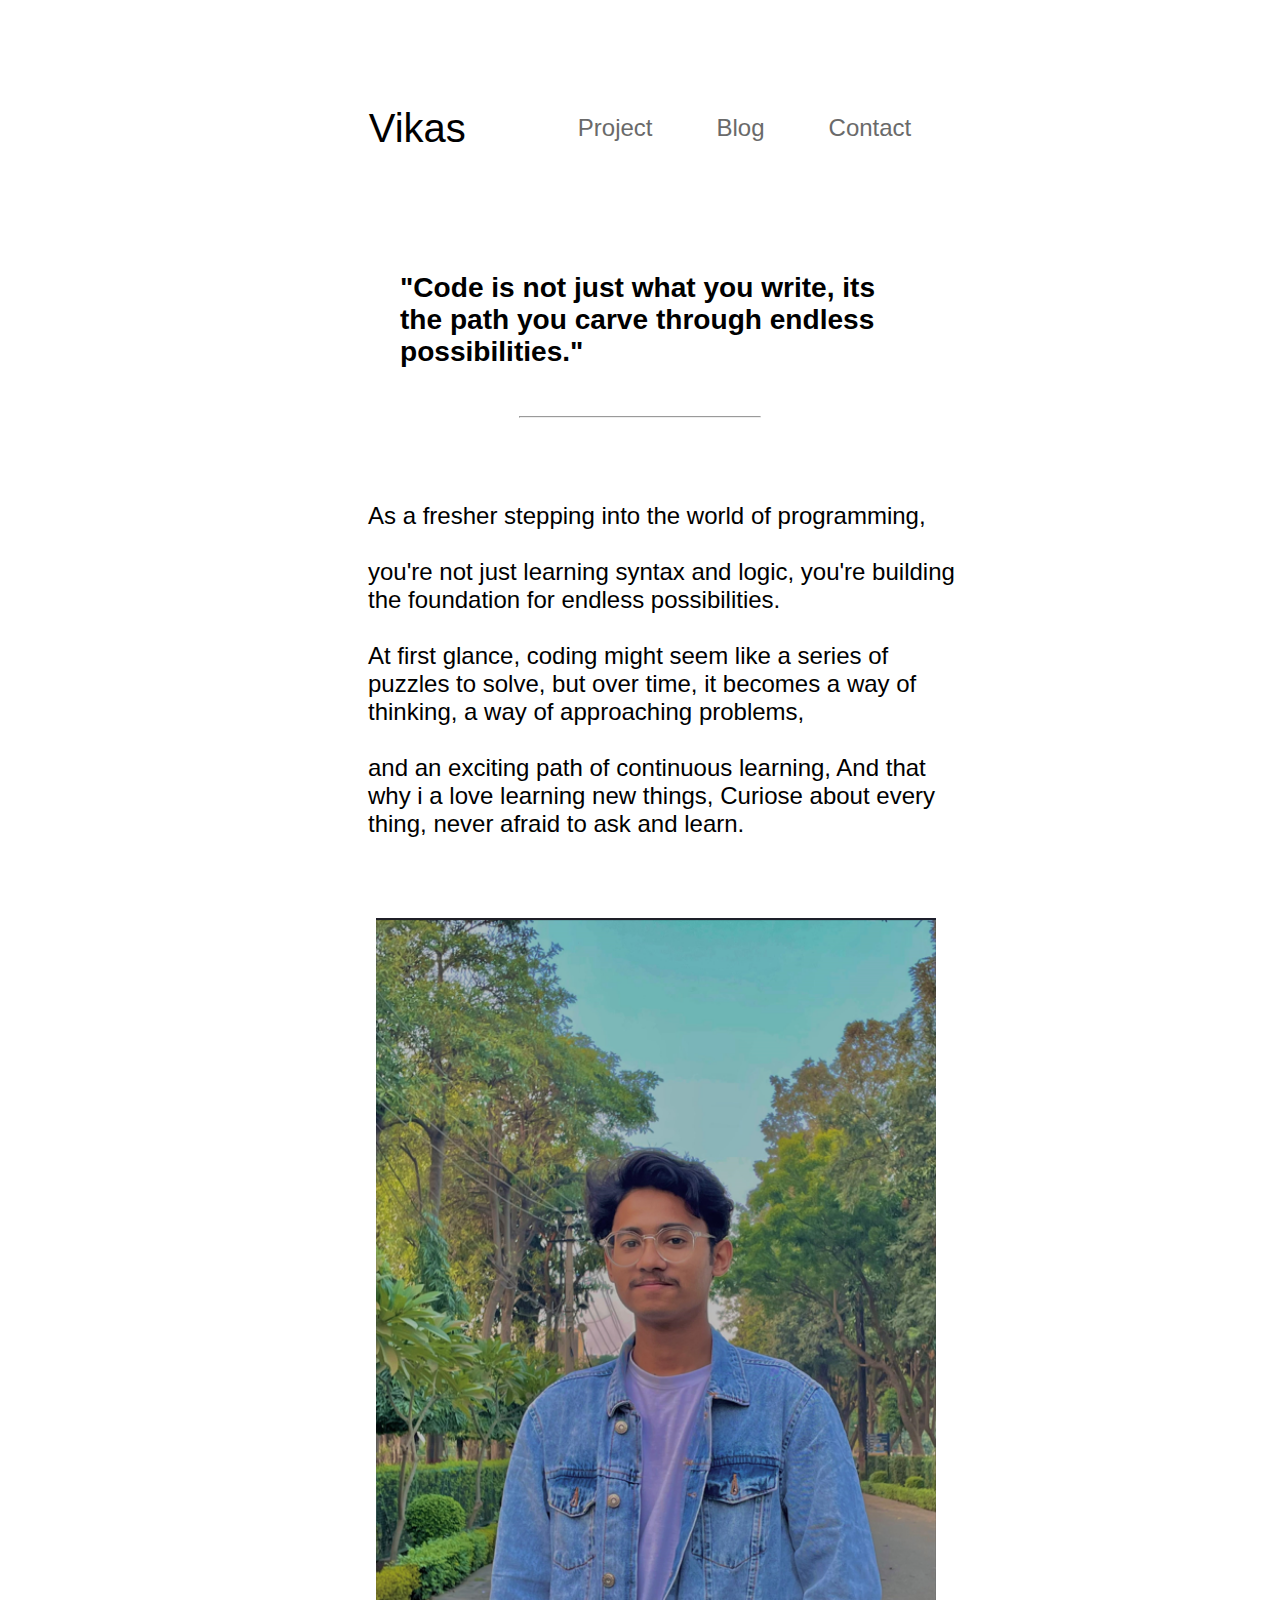
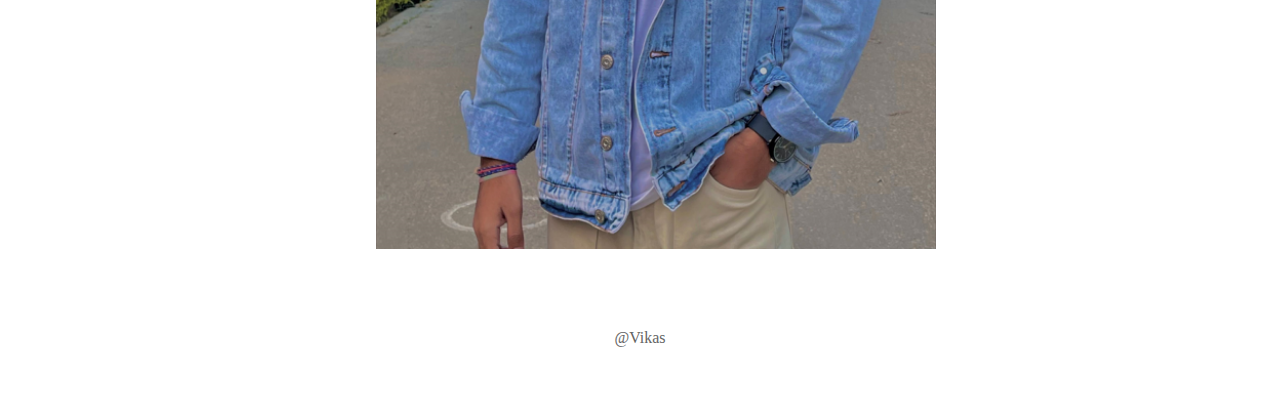
<file: index.html>
<!DOCTYPE html>
<html lang="en">
<head>
    <meta charset="UTF-8">
    <meta name="viewport" content="width=device-width, initial-scale=1.0">
    <title>portfolio</title>
    <link rel="stylesheet" href="style.css">
</head>
<body>
    <nav id="navbar">
        <ul>
            <li id="index">
                <a href="index.html">Vikas</a>
            </li>
            <li >
                <a href="project.html">Project</a>
            </li>
            <li>
                <a href="blog.html">Blog</a>
            </li>
            <li>
                <a href="contact.html">Contact</a>
            </li>
        </ul>
    </nav>
    <main>
        <div id="body">
            <div id="qoute">
                <h3>"Code is not just what you write, 
                    its the path you carve through endless possibilities."</h3>
            </div>
            <hr>
            <br>
            <br>
            <div id="main">
                <p> 
                    As a fresher stepping into the world of programming,
                    <br>
                    <br>
                    you're not just learning syntax and logic, 
                    you're building the foundation for endless possibilities.
                    <br>
                    <br> 
                    At first glance, coding might seem like a series of puzzles to solve, 
                    but over time, it becomes a way of thinking, a way of approaching problems,
                    <br>
                    <br>
                    and an exciting path of continuous learning,
                    And that why i a love learning new things,
                    Curiose about every thing, never afraid to ask and learn.
                </p>
            </div>
            <img src="profile.png" alt="profile">
        </div>
    </main>
    <div id="footer">
        @Vikas
    </div>
</body>
</html>
</file>
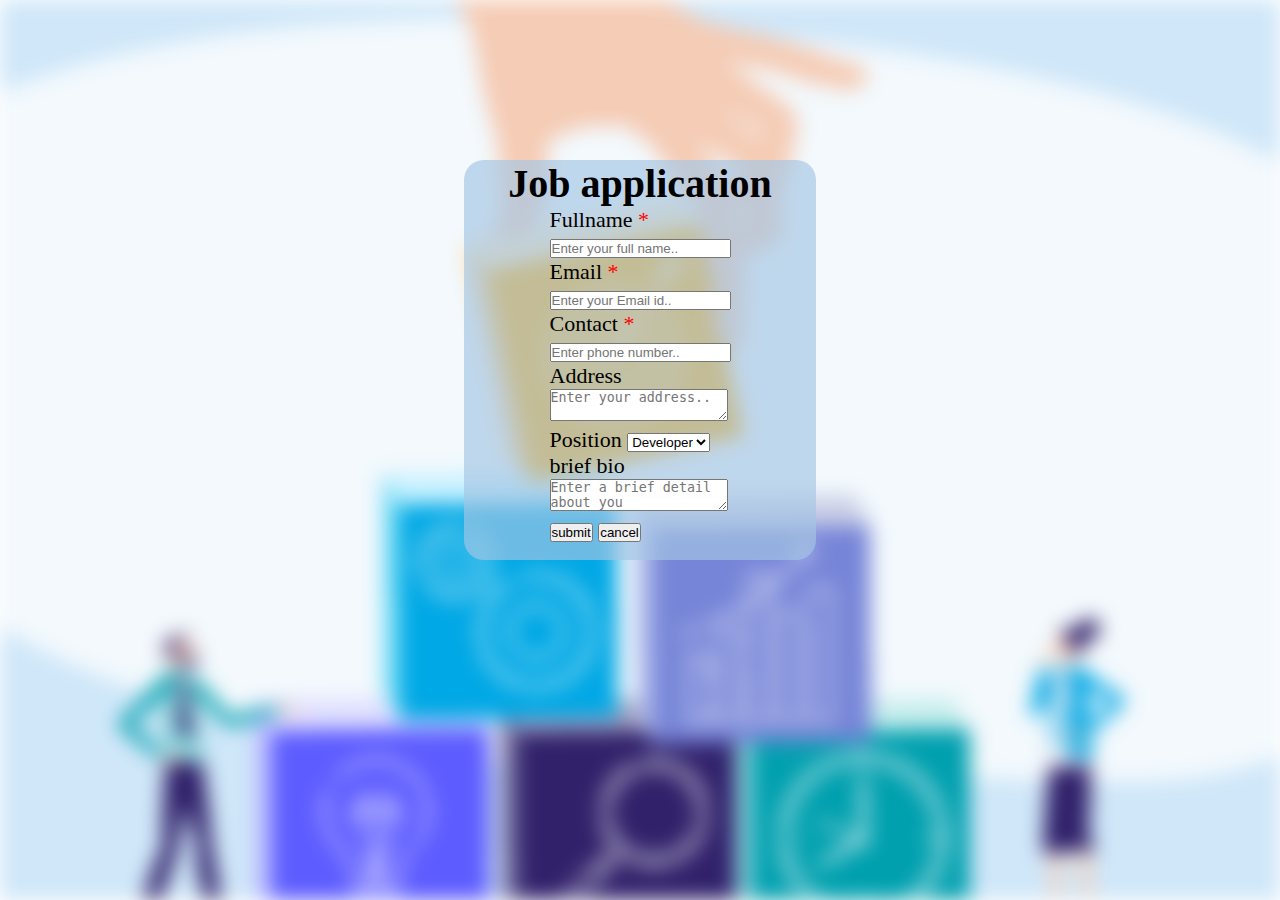
<file: htmlform/index.html>
<!DOCTYPE html>
<html lang="en">
<head>
    <meta charset="UTF-8">
    <meta name="viewport" content="width=device-width, initial-scale=1.0">
    <title>Document</title>
    <link rel="stylesheet" href="style.css">
</head>
<body>
    <div id="bg"></div>
    <div id="fullform">
        <header>
            <h1>Job application</h1>
        </header>
        <main>
            <form action="#" method="#">
                <label for="">Fullname</label>
                <span class="req">*</span>
                <br>
                <input type="text" id="Fullname" placeholder="Enter your full name.." required pattern="[a-z]{}"/>
                <br>
                <label for="">Email</label>
                <span class="req">*</span>
                <br>
                <input type="email" id="Email" placeholder="Enter your Email id.." required/>
                <br>
                <label for="">Contact</label>
                <span class="req">*</span>
                <br>
                <input type="tel" id="Contact" placeholder="Enter phone number.." max="10" required/>
                <br>
                <label for="">Address</label>
                <br>
                <textarea id="Address" placeholder="Enter your address.." maxlength="50"></textarea>
                <br>
                <label for="">Position</label>
                <select name="" id="position">
                    <option value="developer">Developer</option>
                    <option value="manager">Manager</option>
                    <option value="designer">Designer</option>
                </select>
                <br>
                <label for="">brief bio</label>
                <br>
                <textarea name="" id="bio" placeholder="Enter a brief detail about you"></textarea>
                <br>
                <button type="submit">submit</button>
                <button type="reset">cancel</button>
            </form>
        </main>
    </div>
</body>
</html>
</file>
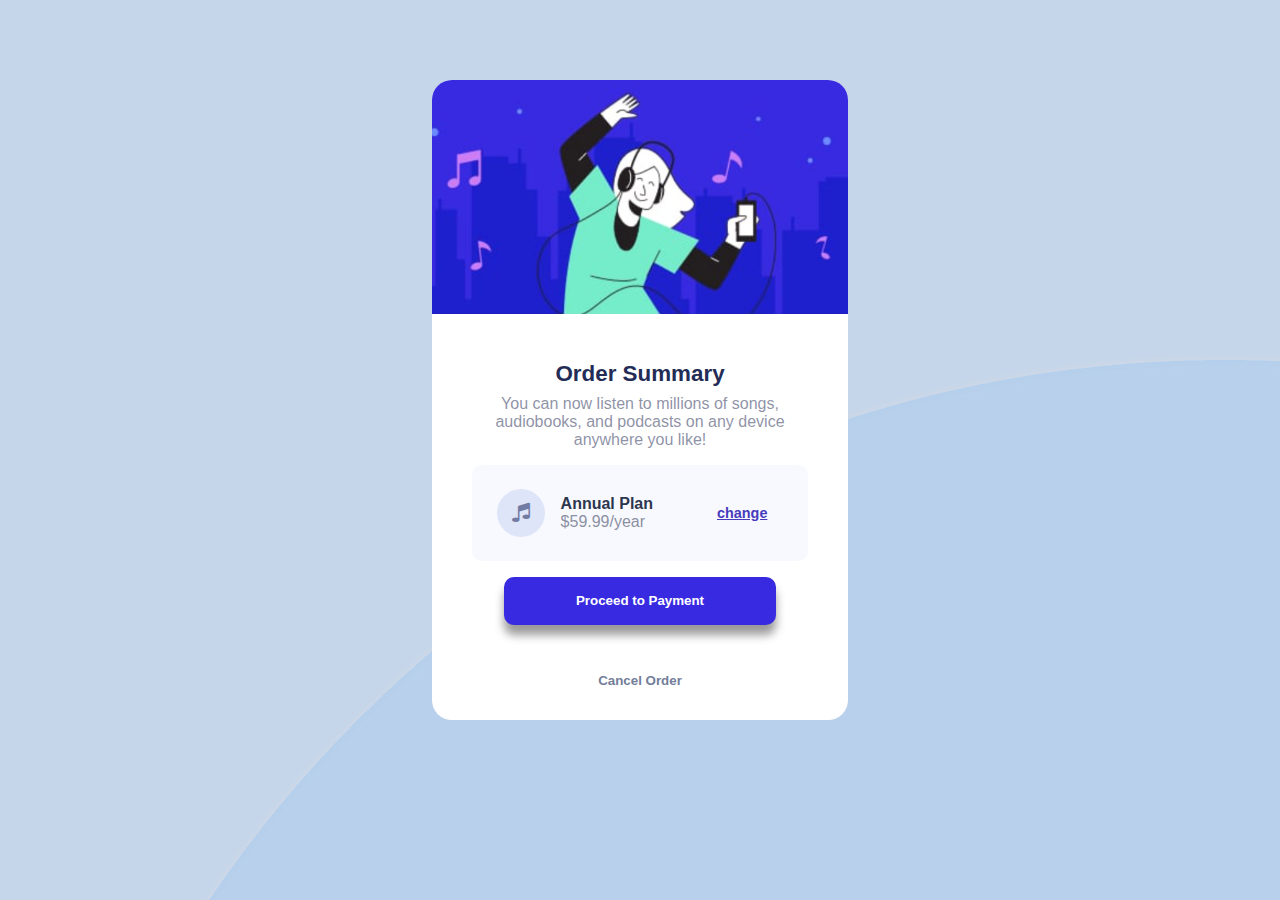
<file: order_summary/index.html>
<!DOCTYPE html>
<html lang="en">
<head>
    <meta charset="UTF-8">
    <meta name="viewport" content="width=device-width, initial-scale=1.0">
    <title>order_summary</title>
    <link rel="stylesheet" href="style.css">
    <link rel="stylesheet" href="https://cdnjs.cloudflare.com/ajax/libs/font-awesome/4.7.0/css/font-awesome.min.css">
</head>
<body>
    <div id="card">
        <div id="image"><img src="Screenshot 2024-11-26 001848.png" alt=""></div>
        <div id="main">
            <b>Order Summary</b>
            <div id="p">
                <p>You can now listen to millions of songs, audiobooks, 
                    and podcasts on any device anywhere you like!</p>
            </div>
            <div id="plan">
                <div id="icon"><i class="fa fa-solid fa-music"></i></div>
                <div id="prize">
                    <div id="duration">Annual Plan</div>
                    <div id="for_duration">$59.99/year</div>
                </div>
                <a href="">change</a>
            </div>
            <button type="submit" id="submit">Proceed to Payment</button>
            <button type="button" id="cancel">Cancel Order</button>
        </div>
    </div>
</body>
</html>
</file>
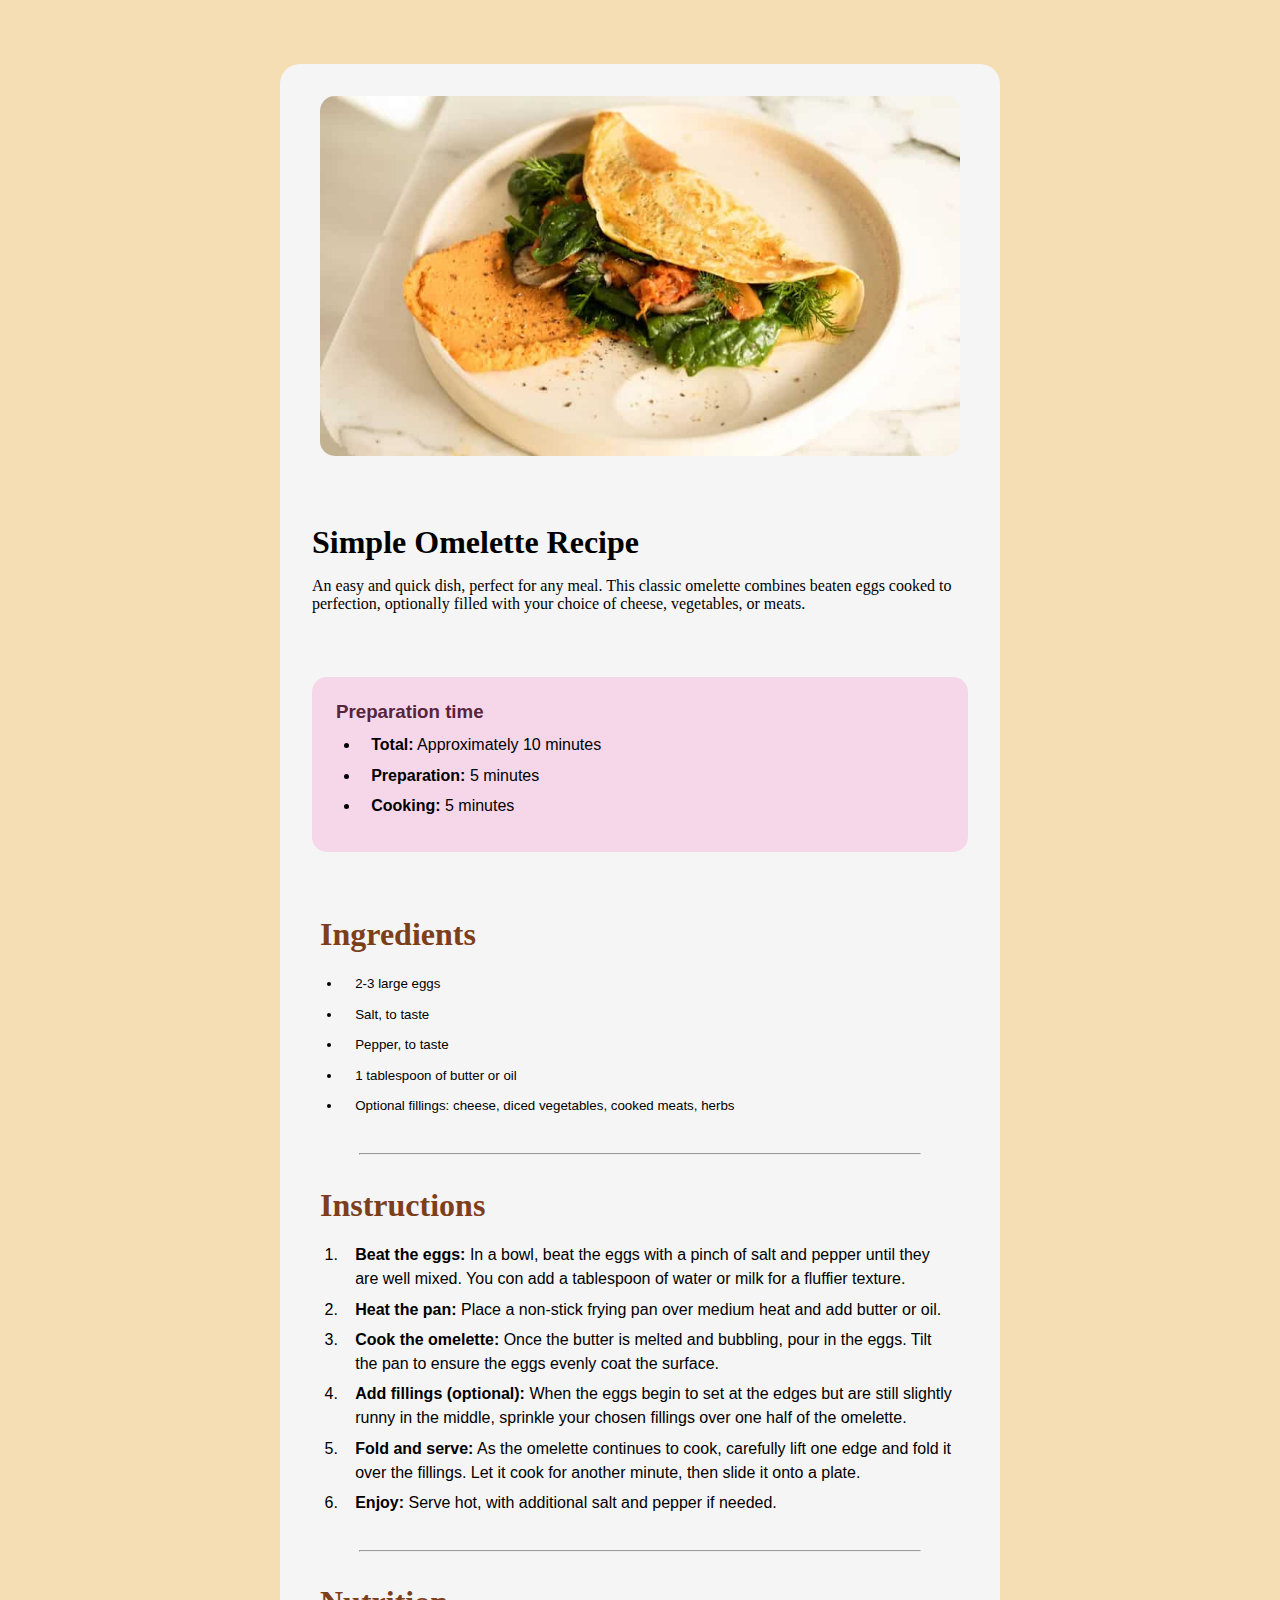
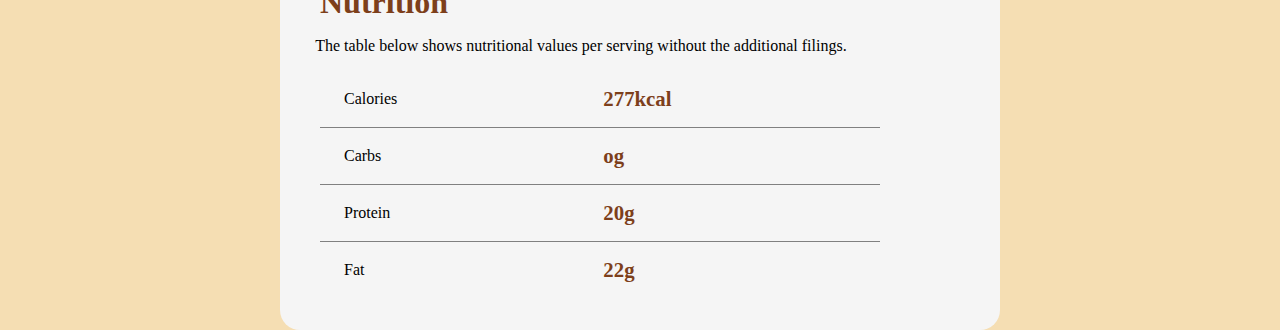
<file: simple_recipe/index.html>
<!DOCTYPE html>
<html lang="en">
<head>
    <meta charset="UTF-8">
    <meta name="viewport" content="width=device-width, initial-scale=1.0">
    <title>simple_recipe</title>
    <link rel="stylesheet" href="style.css">
</head>
<body>
    <div id="card">
        <div id="recipe_img">
            <img src="IMG_0028.JPG" alt="">
        </div>
        <div id="dish_name"><b>Simple Omelette Recipe</b>
        <p>An easy and quick dish, perfect for any meal. This classic omelette combines beaten eggs cooked to perfection, optionally filled with your choice of cheese, vegetables, or meats.</p>
        </div>
        <div id="time"><h3>Preparation time</h3>
            <ul>
                <li><b>Total:</b> Approximately 10 minutes</li>
                <li><b>Preparation:</b> 5 minutes</li>
                <li><b>Cooking:</b> 5 minutes</li>
            </ul>
           </div>
        <div class="making_of_dish"><h3>Ingredients</h3>
        <small><ul>
            <li>2-3 large eggs</li>
            <li>Salt, to taste</li>
            <li>Pepper, to taste</li>
            <li>1 tablespoon of butter or oil</li>
            <li>Optional fillings: cheese, diced vegetables, cooked meats, herbs</li>
        </ul></small></div>
        <hr>
        <div class="making_of_dish"><h3>Instructions</h3>
        <ol>
            <li><b>Beat the eggs:</b> In a bowl, beat the eggs with a pinch of salt and pepper until they are well mixed. You con add a tablespoon of water or milk for a fluffier texture.</li>
            <li><b>Heat the pan:</b> Place a non-stick frying pan over medium heat and add butter or oil.</li>
            <li><b>Cook the omelette:</b> Once the butter is melted and bubbling, pour in the eggs. Tilt the pan to ensure the eggs evenly coat the surface.</li>
            <li><b>Add fillings (optional):</b> When the eggs begin to set at the edges but are still slightly runny in the middle, sprinkle your chosen fillings over one half of the omelette.</li>
            <li><b>Fold and serve:</b> As the omelette continues to cook, carefully lift one edge and fold it over the fillings. Let it cook for another minute, then slide it onto a plate.</li>
            <li><b>Enjoy:</b> Serve hot, with additional salt and pepper if needed.</li>
        </ol>
        </div>
        <hr>
        <div class="making_of_dish"><h3>Nutrition</h3>
        <p>The table below shows nutritional values per serving without the additional filings.</p>
            <table rules="rows">
                <tr>
                    <td>Calories</td>
                    <td><b>277kcal</b></td>
                </tr>
                <tr>
                    <td>Carbs</td>
                    <td><b>og</b></td>
                </tr>
                <tr>
                    <td>Protein</td>
                    <td><b>20g</b></td>
                </tr>
                <tr>
                    <td>Fat</td>
                    <td><b>22g</b></td>
                </tr>
            </table>
        </div>

    </div>
</body>
</html>
</file>
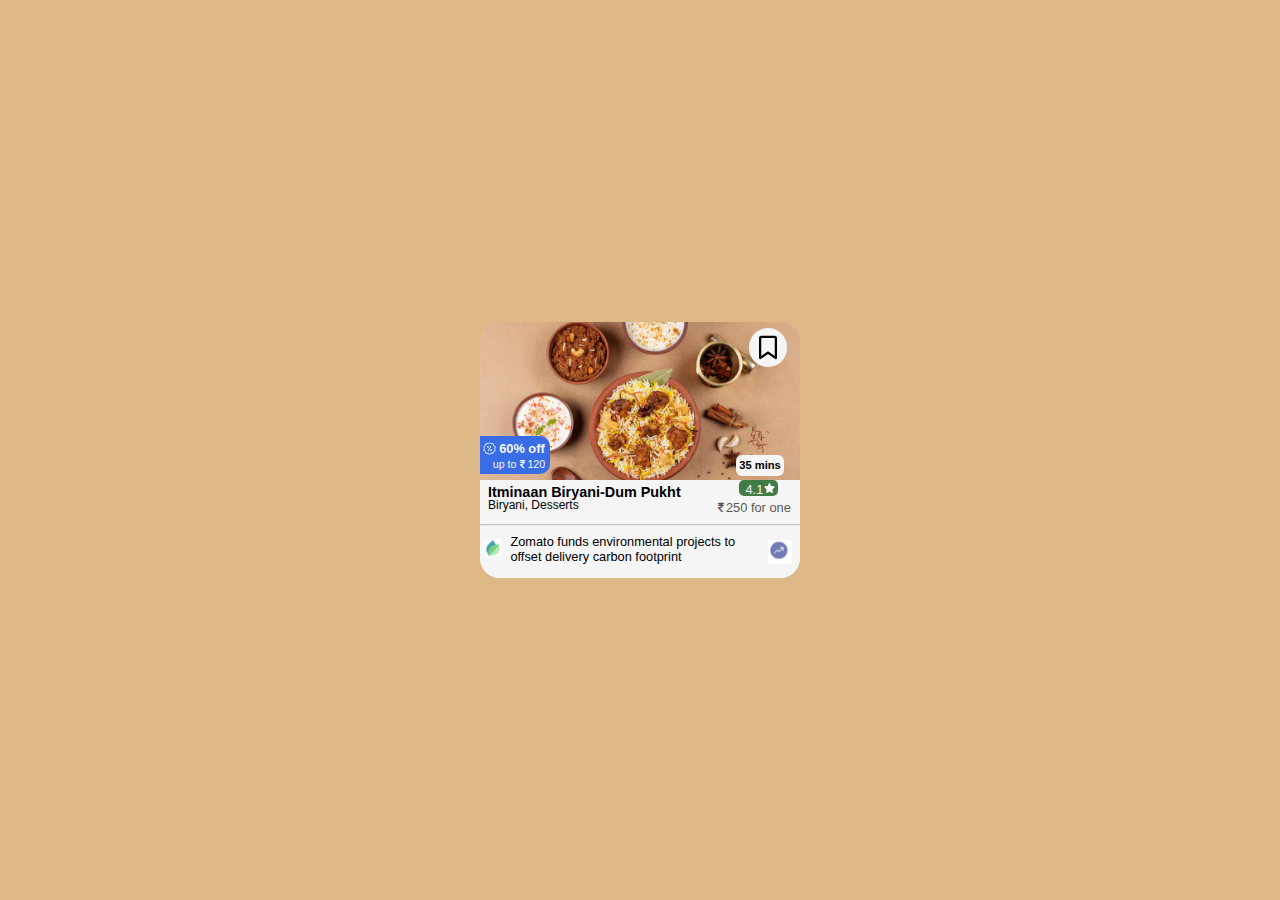
<file: zomato_card/index.html>
<!DOCTYPE html>
<html lang="en">
<head>
    <meta charset="UTF-8">
    <meta name="viewport" content="width=device-width, initial-scale=1.0">
    <title></title>
    <link rel="stylesheet" href="card.css">
    <link rel="stylesheet" href="https://cdnjs.cloudflare.com/ajax/libs/font-awesome/4.7.0/css/font-awesome.min.css">
</head>
<body>
    <div id="bg">
        <div id="offer"><span><img src="discount.svg" alt="" id="discount"></span><b>60% off</b>
            <br>
            <small>up to <i class="fa fa-rupee" id="rupee"></i> 120</small>
        </div>
        <div id="time">35 mins</div>
        <div id="save"><img src="save.svg" alt="" id="savepng"></div>
        <div id="resturant_name"><b>Itminaan Biryani-Dum Pukht</b> 
            <br>
            <small>Biryani, Desserts</small>
            <div id="prize"><i class="fa fa-rupee" id="rupee2"></i>250 for one</div>
            <div id="rating"><span id="rating_no">4.1</span><img src="star1.svg" alt="" id="star"></div>
            <hr>
            <div id="zomato_ad">Zomato funds environmental projects to offset delivery carbon footprint </div>
            <img src="eco.png" alt="" id="eco"><img src="eco_up.png" alt="" id="eco_up">
        </div>
    </div>
</body>
</html>
</file>
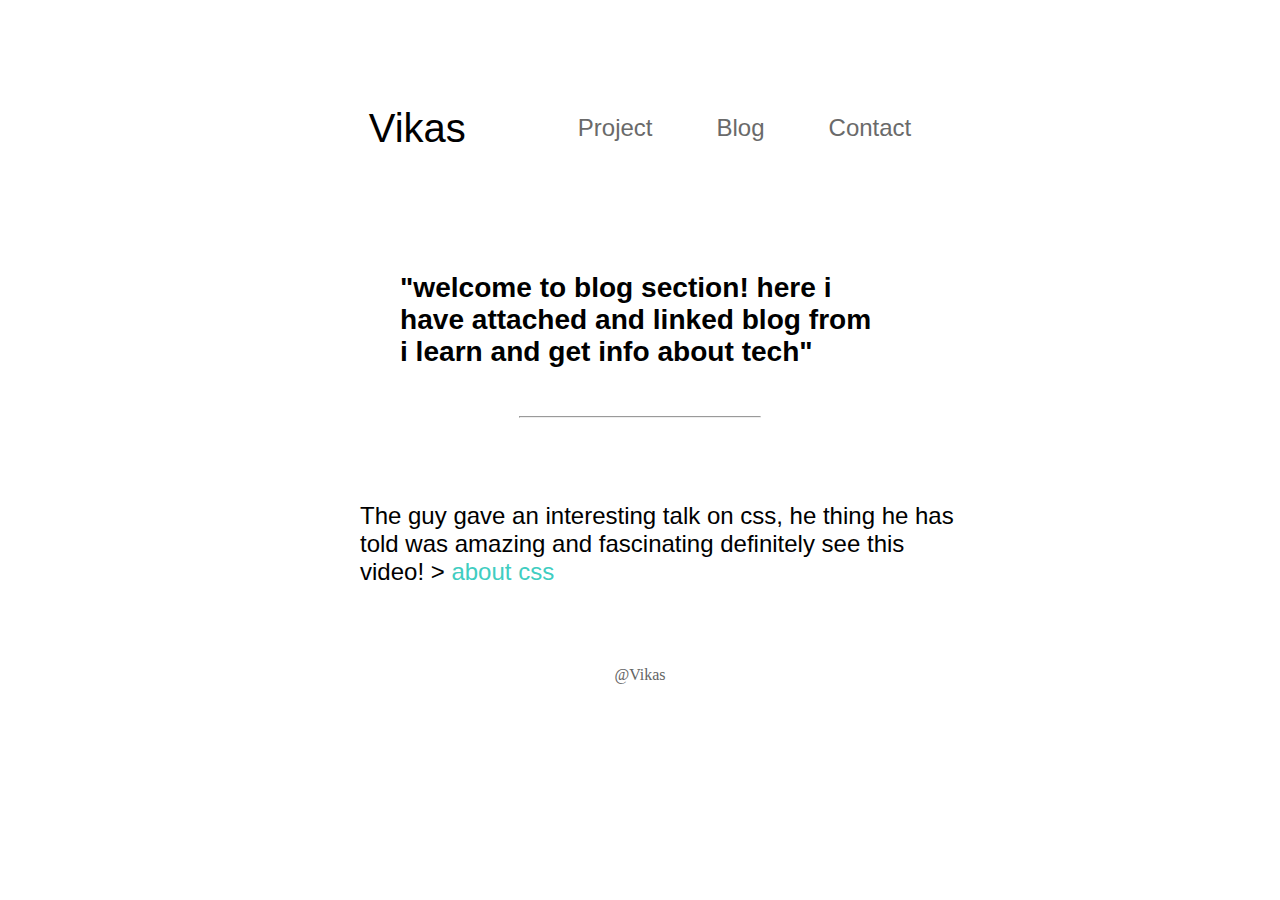
<file: blog.html>
<!DOCTYPE html>
<html lang="en">
<head>
    <meta charset="UTF-8">
    <meta name="viewport" content="width=device-width, initial-scale=1.0">
    <title>portfolio</title>
    <link rel="stylesheet" href="style.css">
</head>
<body>
    <nav id="navbar">
        <ul>
            <li id="index">
                <a href="index.html">Vikas</a>
            </li>
            <li >
                <a href="project.html">Project</a>
            </li>
            <li>
                <a href="blog.html">Blog</a>
            </li>
            <li>
                <a href="contact.html">Contact</a>
            </li>
        </ul>
    </nav>
    <main>
        <div id="body">
            <div id="qoute">
                <h3>"welcome to blog section!
                    here i have attached and linked blog from i learn and get info about tech"</h3>
            </div>
            <hr>
            <br>
            <br>
            <div id="main_blog">
                <p>
                    The guy gave an interesting talk on css, 
                    he thing he has told was amazing and fascinating definitely see this video! >
                    <a href="https://youtu.be/Uzc_EKCGd14?si=gY6cqhpxqZ6KxcQ1" target="_blank" >about css</a>
                </p>
            </div>
        </div>
    </main>
    <div id="footer">
        @Vikas
    </div>
</body>
</html>
</file>
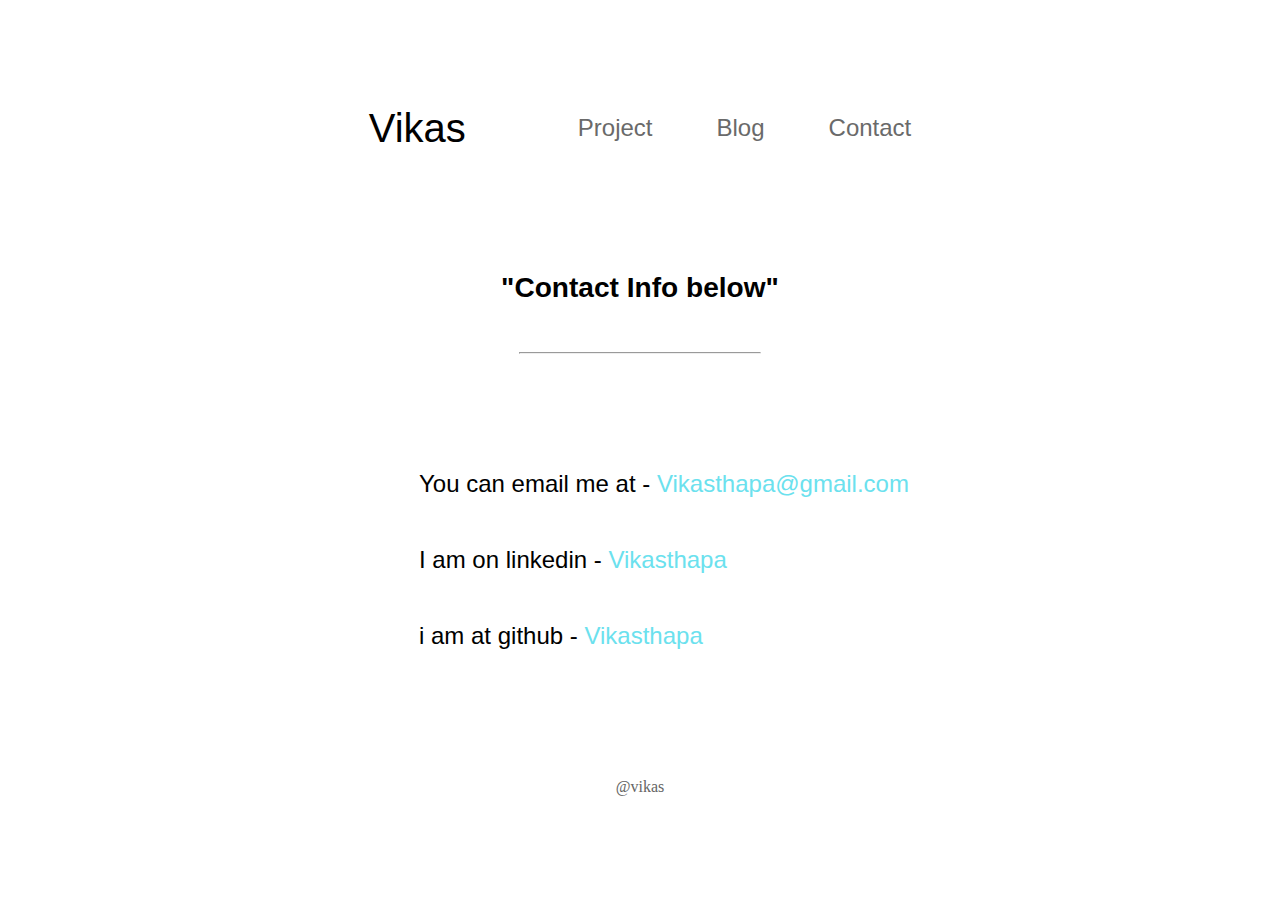
<file: contact.html>
<!DOCTYPE html>
<html lang="en">
<head>
    <meta charset="UTF-8">
    <meta name="viewport" content="width=device-width, initial-scale=1.0">
    <title>portfolio</title>
    <link rel="stylesheet" href="style.css">
</head>
<body>
    <nav id="navbar">
        <ul>
            <li id="index">
                <a href="index.html">Vikas</a>
            </li>
            <li >
                <a href="project.html">Project</a>
            </li>
            <li>
                <a href="blog.html">Blog</a>
            </li>
            <li>
                <a href="contact.html">Contact</a>
            </li>
        </ul>
    </nav>
    <main>
        <div id="body">
            <div id="qoute_contact">
                <h3>"Contact Info below"</h3>
            </div>
            <hr>
            <br>
            <br>
            <div id="main" class="contact">
                <div>
                    <p>You can email me at -</p>
                    <a href="mailto:vikasthapa598@gmail.com">Vikasthapa@gmail.com</a>
                </div>
               <div>
                    <p>I am on linkedin -</p>
                    <a href="https://www.linkedin.com/in/vikas-thapa-25b196337">Vikasthapa</a>
                </div>
                <div>
                    <p>i am at github -</p>
                    <a href="https://github.com/vikas012-code">Vikasthapa</a>
                </div>
            </div>
        </div>
    </main>
    <div id="footer">
        @vikas
    </div>
</body>
</html>
</file>
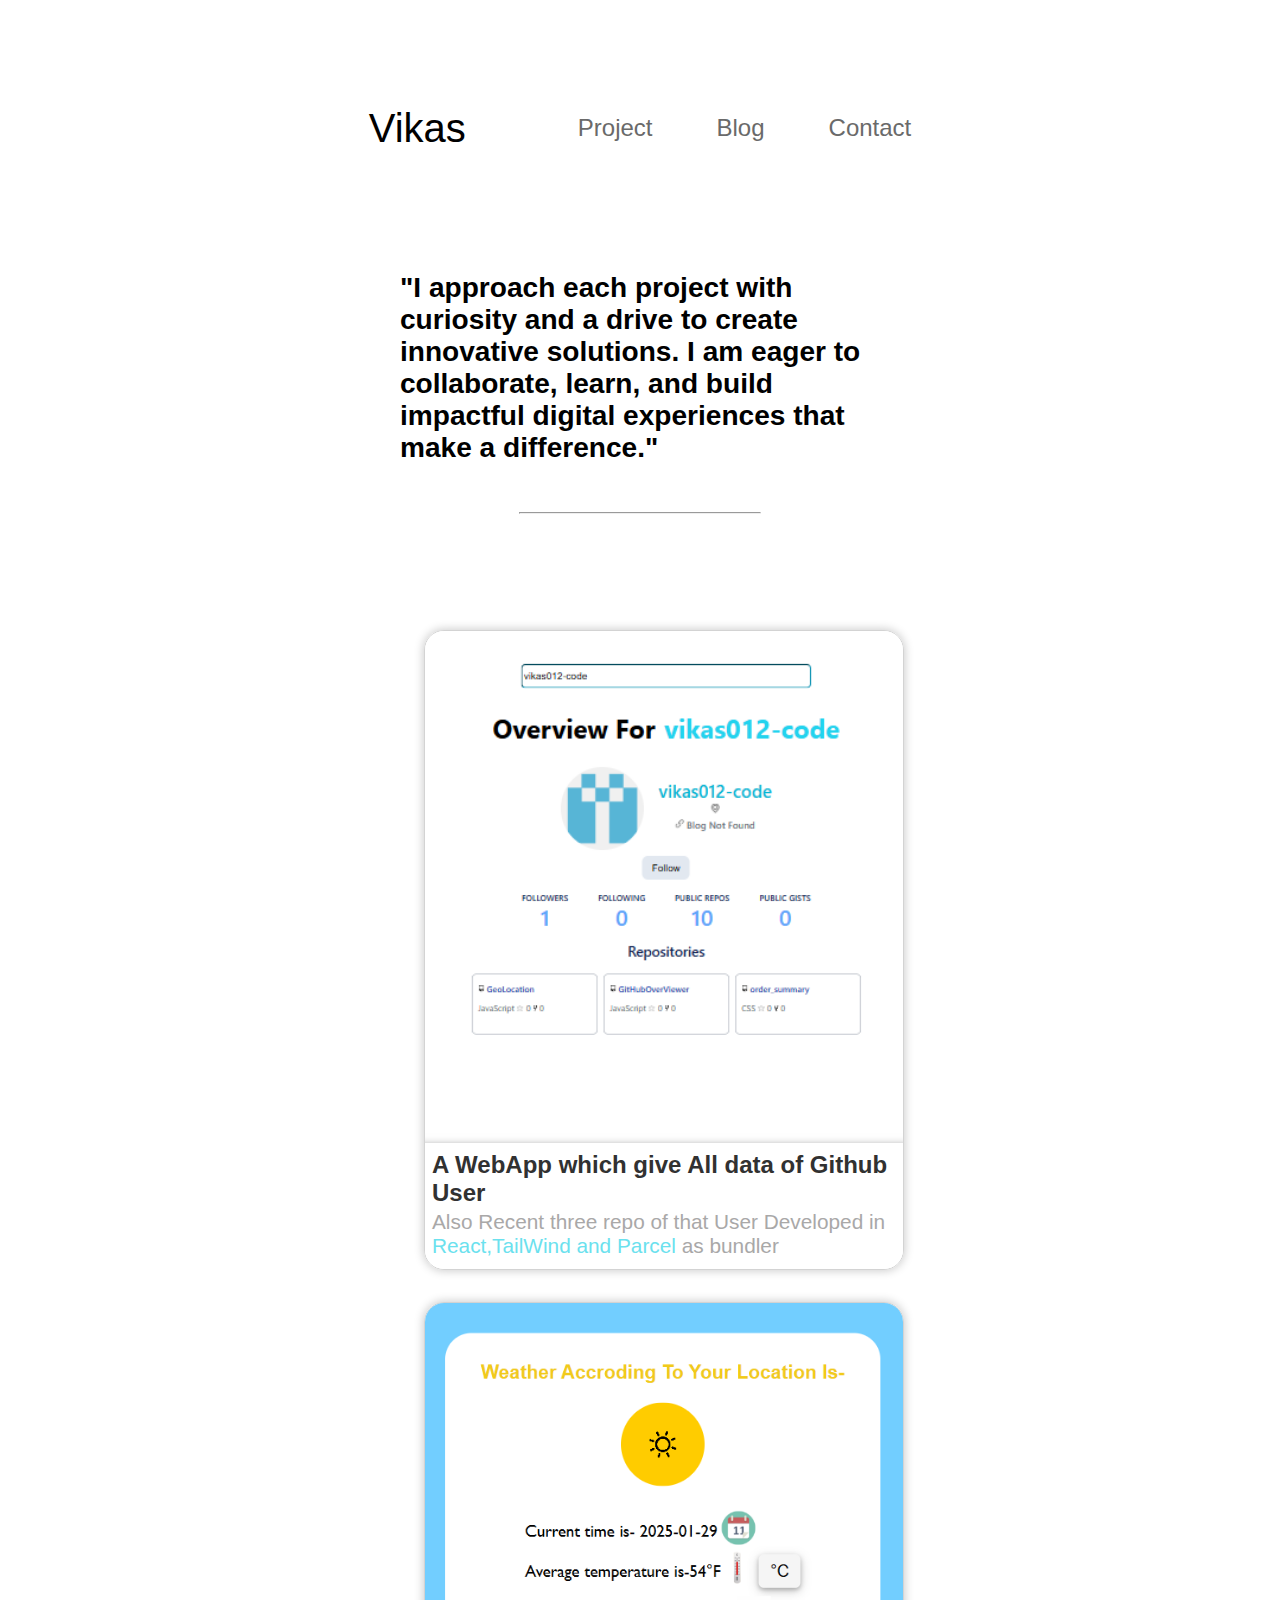
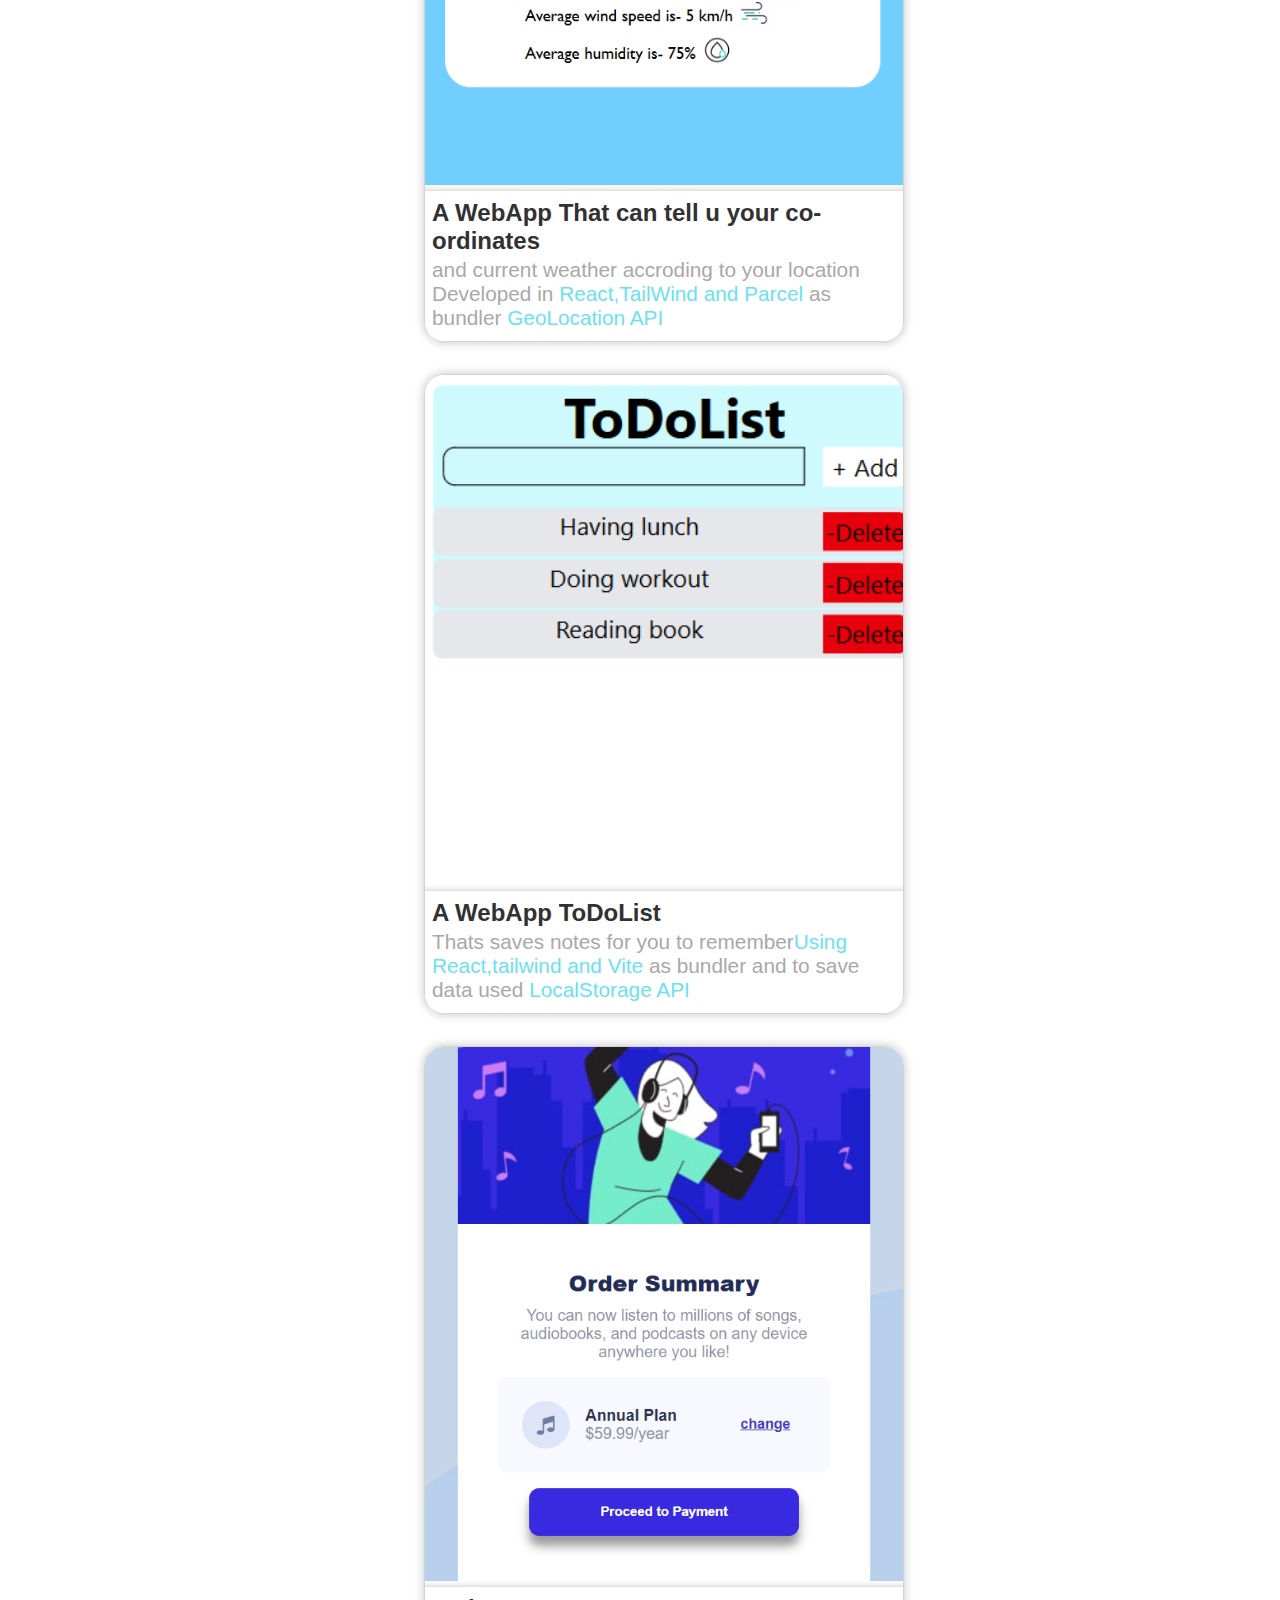
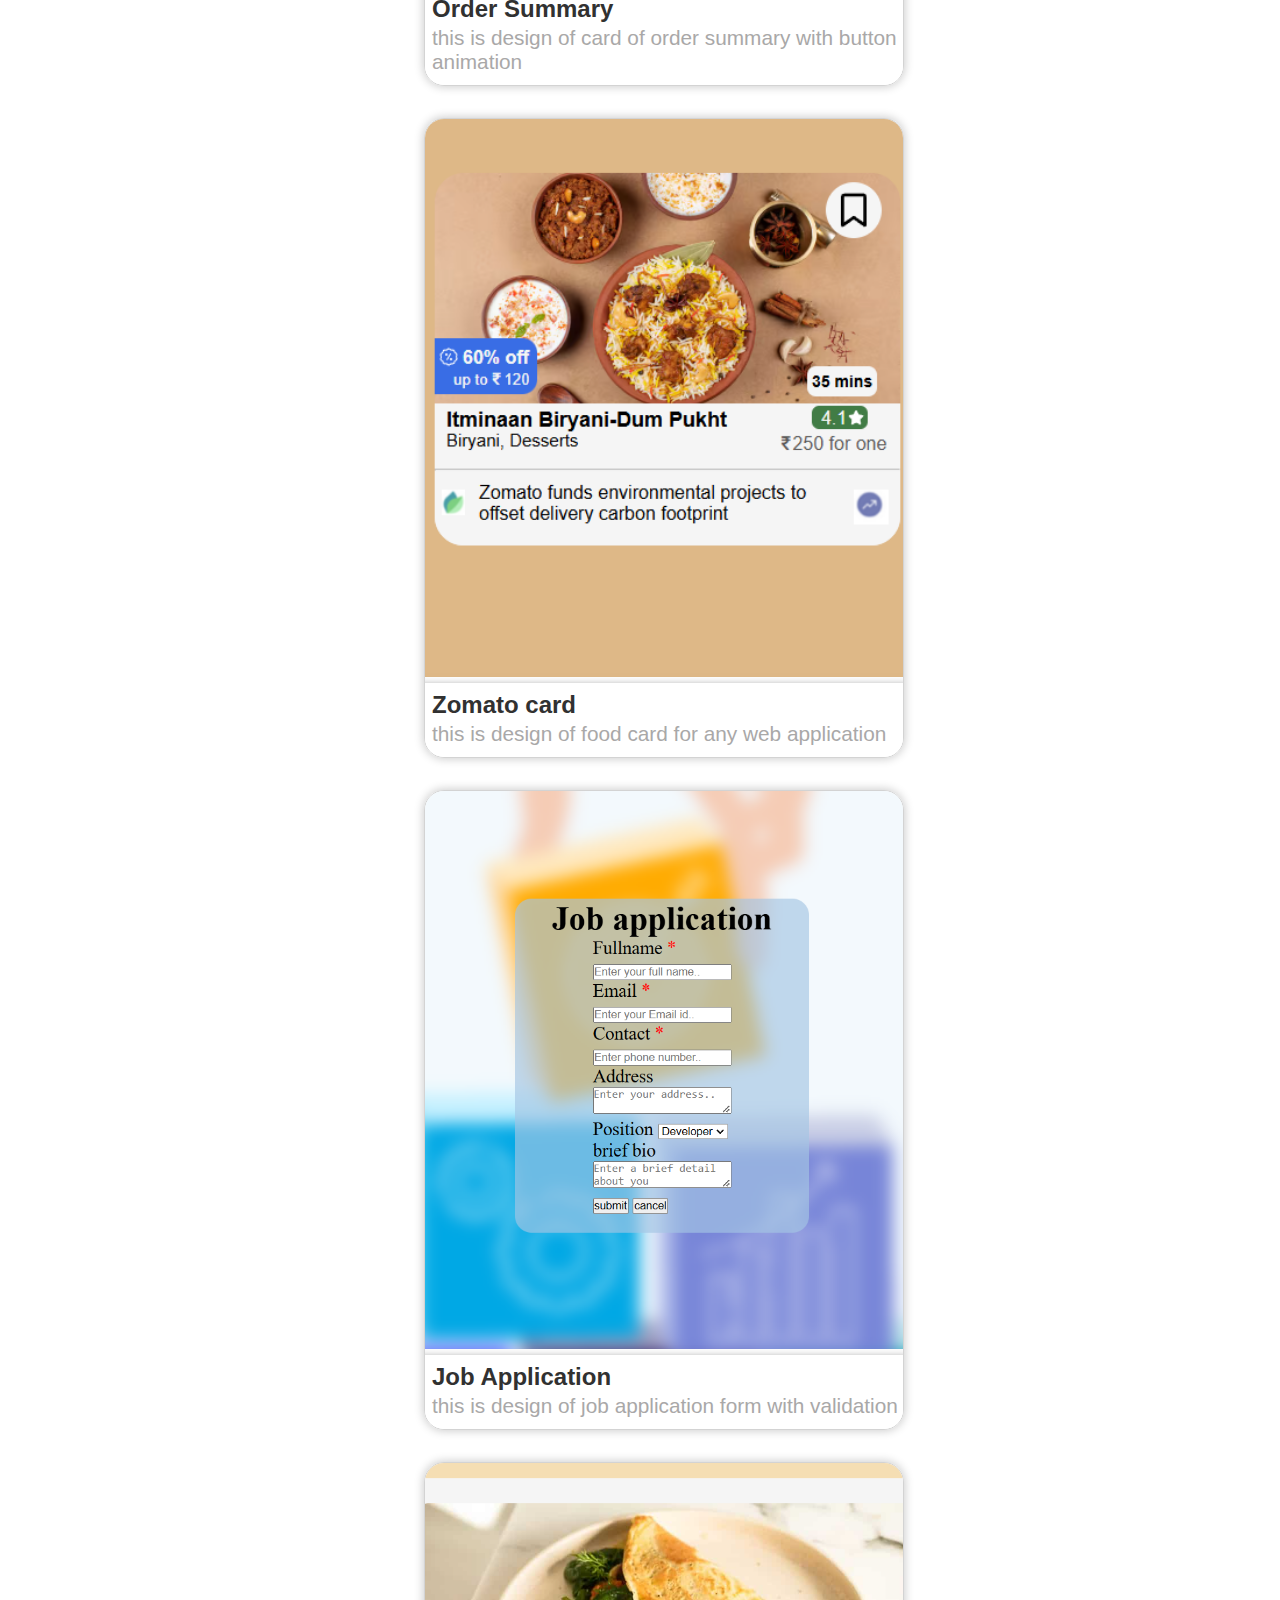
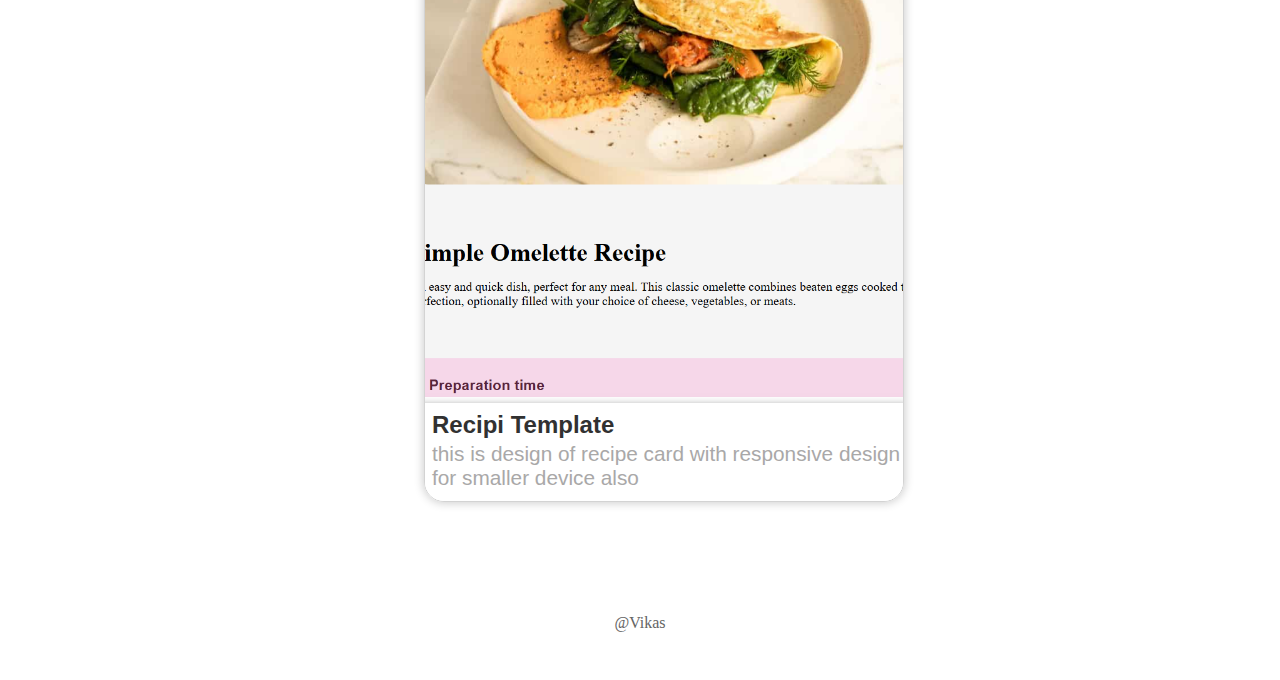
<file: project.html>
<!DOCTYPE html>
<html lang="en">
<head>
    <meta charset="UTF-8">
    <meta name="viewport" content="width=device-width, initial-scale=1.0">
    <title>portfolio</title>
    <link rel="stylesheet" href="style.css">
</head>
<body>
    <nav id="navbar">
        <ul>
            <li id="index">
                <a href="index.html">Vikas</a>
            </li>
            <li >
                <a href="project.html">Project</a>
            </li>
            <li>
                <a href="blog.html">Blog</a>
            </li>
            <li>
                <a href="contact.html">Contact</a>
            </li>
        </ul>
    </nav>
    <main>
        <div id="body">
            <div id="qoute">
                <h3>"I approach each project with curiosity and a drive to create innovative solutions. 
                    I am eager to collaborate, learn, 
                    and build impactful digital experiences that make a difference."</h3>
            </div>
            <hr>
            <br>
            <br>

            <div id="main">
                <div class="project_box">
                    <a href="https://git-hub-over-viewer-q1kr.vercel.app" target="_blank">
                        <img src="Images/githubOverviewer.png" alt="">
                        <div class="project_details">
                            <p class="project_name">A WebApp which give All data of Github User </p> 
                            <p class="project_tech">Also Recent three repo of that User Developed in <span class="ephesis">React,TailWind and Parcel</span> as bundler</p>
                        </div>
                    </a>
                </div>
                <div class="project_box">
                    <a href="https://location-weather-lovat.vercel.app" target="_blank">
                        <img src="Images/weatherteller.png" alt="">
                        <div class="project_details">
                            <p class="project_name">A WebApp That can tell u your co-ordinates</p> 
                            <p class="project_tech">and current weather accroding to your location Developed in <span class="ephesis">React,TailWind and Parcel </span> as bundler <span class="ephesis">GeoLocation API </span></p>
                        </div>
                    </a>
                </div>
                <div class="project_box">
                    <a href="https://to-do-list-murex-ten-80.vercel.app/?#" target="_blank">
                        <img src="Images/todolist.png" alt="">
                        <div class="project_details">
                            <p class="project_name">A WebApp ToDoList </p> 
                            <p class="project_tech">Thats saves notes for you to remember<span class="ephesis">Using React,tailwind and Vite</span> as bundler and to save data used <span class="ephesis">LocalStorage API</span></p>
                        </div>
                    </a>
                </div>
                <div class="project_box">
                    <a href="order_summary/index.html" target="_blank">
                        <img src="Images/order.png" alt="">
                        <div class="project_details">
                            <p class="project_name">Order Summary</p>
                            <p class="project_tech">this is design of card of order summary with button animation</p>
                        </div>
                    </a>
                </div>
                <div class="project_box">
                    <a href="zomato_card/index.html" target="_blank">
                        <img src="Images/zomato.png" alt="">
                        <div class="project_details">
                        <p class="project_name">Zomato card</p>
                        <p class="project_tech">this is design of food card for any web application</p>
                        </div>
                    </a>
                </div>
                <div class="project_box">
                    <a href="htmlform/index.html" target="_blank">
                        <img src="Images/form.png" alt="">
                        <div class="project_details">
                            <p class="project_name">Job Application</p>
                            <p class="project_tech">this is design of job application form with validation</p>
                        </div>
                    </a>
                </div>
                <div class="project_box">
                    <a href="simple_recipe/index.html" target="_blank">
                        <img src="Images/recipi.png" alt="">
                        <div class="project_details">
                            <p class="project_name">Recipi Template</p>
                            <p class="project_tech">this is design of recipe card with responsive design for smaller device also</p>
                        </div>
                    </a>
                </div>
            </div>
        </div>
    </main>
    <div id="footer">
        @Vikas
    </div>
</body>
</html>
</file>
<file: style.css>
*{
    margin: 0;
    padding: 0;
    
}
@media screen and (max-width:1000px){
    html{
        font-size: 1.5vw;
    }
}
body{
    font-family: sans-serif;
}
#footer{
    display: flex;
    justify-content: center;
    position: relative;
    bottom: 0%;
    color: #646464;
    font-family: serif;
    margin-bottom: 3rem;
}
#navbar ul{
    margin-top: 4rem;
    display: flex;
    justify-content: center;
    height: 8rem;
    align-items: center;
    font-size: 1.5rem;
}
#navbar #index a{
    color: black;
    font-size: 2.5rem;
    margin-right: 3rem;
    transition: 0.5s;
}
#navbar li{
    list-style: none;
    float: left;
}
#navbar a{
    text-decoration: none;
    padding: 2rem;
    color: #6a6a6a;
    transition: 0.5s;
}
main{
    display: flex;
    justify-content: center;
}
#body{
    width: 40rem;
    padding: 5rem;
    display: flex;
    align-items: center;
    flex-direction: column;
}
#qoute{
    width: 30rem;
    font-size: 1.5rem;
}
hr{
    margin-top: 3rem;
    width: 15rem;
}
#main{
    margin-top: 3rem;
    margin-left: 3rem;
    font-size: 1.5rem;
}
img{
    width: 35rem;
    margin-top: 5rem;
    margin-left: 2rem;
}

.project_box{
    box-sizing: border-box;
    width: 30rem;
    height: 40rem;
    margin-top: 2rem;
    margin-bottom: 2rem;
    border-radius: 20px;
    overflow:hidden;
    border: 1px solid rgb(211, 211, 211);
    transition: 0.5s;
    display: flex;
    justify-content: center;
    box-shadow:0px 0px 10px 1px rgba(0, 0, 0, 0.2);
    flex-wrap:wrap-reverse;
}
.project_box img{
    object-fit: cover;
    height: 35rem;
    margin: 0;
    transition:0.5s;
}
.project_box div{
    min-height: 3rem;
    width: 31rem;
    position: relative;
    background-color:rgb(255, 255, 255) ;
    padding-left:2rem;
    padding-top: 0.5rem;
    display: flex;
    z-index: 10;
    position: relative;
    transition:1s;
    
}
.project_box a{
    color: #313131;
    text-decoration: none;
    transition:0.5s;
    
}

.project_box p{
    margin-left: 1rem;
    font-weight: 600;
    transition:0.5s;
    padding-bottom: 0.2rem;
}
.project_details{
    display: flex;
    flex-direction: column;
    padding: 0.5rem;
    box-shadow: 0 -5px 10px -10px #333;
}

p.project_tech{
    margin-right: 0.5rem;
    color: rgb(169, 168, 168);
    font-size: 1.3rem;
    font-weight: 400;
}
.ephesis{
    color: #6be1ee;
}
.project_box:hover{
    scale: 1.1;
    margin-top: 3rem;
    margin-bottom: 3rem;
    border: none;
    box-shadow:0px 0px 10px 1px rgba(0, 0, 0, 0.1);
}
.project_box img:hover{
    transform: translateY(16rem);
    height: 48rem;
    width: 35rem;
}
.project_box img:hover + .project_details{
    transform: translateY(18rem);
    
}

#qoute_contact{
    font-size: 1.5rem;
}
#main_blog{
    margin-top: 3rem;
    margin-left: 3rem;
    font-size: 1.5rem;
    width: 38rem;
}
#main_blog a{
    text-decoration: none;
    color: #40cdc1;
}
.contact div{
    margin: 2rem;
    margin-bottom: 3rem;
}
.contact p{
    display: inline;
}
.contact a{
    text-decoration: none;
    color: #6be1ee;
}
#navbar li a:hover{
    color:#6be1ee;
    font-size: 1.7rem;
}
#navbar #index a:hover{
    color:#6be1ee;
    font-size: 2.7rem;
}


@media screen and (max-width:500px){
    #index{
        position: absolute;
        left: 7rem;
        top: 2rem;
    }
    #navbar ul{
        margin-top: 7rem;
        display: flex;
        justify-content: center;
        height: 8rem;
        align-items: center;
        font-size: 2rem;
        margin-left: 6rem;
    }
    #navbar #index a{
        color: black;
        font-size: 4rem;
        padding: 1rem;
        margin-left: 1rem;
    }
    #navbar li{
        list-style: none;
        float: left;
    }
    #navbar a{
        text-decoration: none;
        color: #6a6a6a;
        padding: 1rem;
        padding-right: 10.2rem;
    }
    #body{
        width: 50rem;
        padding: 5rem;
        display: flex;
        align-items: center;
        flex-direction: column;
        font-size: 1.5rem;
    }
    #qoute{
        width: 40rem;
        font-size: 1.6rem;
    }
    img{
        width: 46rem;
        margin-top: 5rem;
        margin-left: 2rem;
        
    }
    #main{
        margin-top: 3rem;
        margin-left: 3rem;
        font-size: 1.7rem;
    }
    .project_box{
        width: 45rem;
        height: 55rem;
        margin-top: 2rem;
        margin-bottom: 5rem;
        border-radius: 20px;
        overflow: hidden;
        border: 1px solid rgb(221, 221, 221);
        display: flex;
        justify-content: center;
        flex-wrap:wrap-reverse;
    }
    .project_box img{
        height: 45rem;
        margin: 0;

    }
    .project_box div{
        min-height: 1rem;
        width: 44rem;
        position: relative;
        background-color:rgb(255, 255, 255) ;
        display: flex;
        align-items: center;
        justify-content: center;
    }
    .project_box a{
        text-decoration: none;
    }
    .project_box p{
        
        color: #000;
        font-weight: 600;
        font-size: 2rem;
    }
    
    .project_details{
        display: flex;
        flex-direction: column;
        
        box-shadow: 0 -5px 10px -10px #333;
    }
    .project_name{
        padding-right: 1rem;
    }
    p.project_tech{
        margin-right: 0.5rem;
        color: rgb(169, 168, 168);
        font-size: 1.8rem;
        font-weight: 400;
    }
    .ephesis{
        color: #6be1ee;
    }
    .project_box img:hover{
        transform: translateY(16rem);
        height: 62rem;
        width: 48rem;
    }
    .project_box:hover{
        scale: 1.13;
        margin-top: 6rem;
        margin-bottom: 6rem;
        border: none;
        border-radius: 30px;
        box-shadow: none;
        box-shadow:0px 0px 10px 1px rgba(0, 0, 0, 0.1);
    }
    #main_blog{
        margin-top: 3rem;
        margin-left: 3rem;
        font-size: 1.5rem;
        width: 40rem;
    }
    #main_blog a{
        text-decoration: none;
        color: #40cdc1;
    }
    #navbar li a:hover{
        color:#6be1ee;
        font-size: 2.2rem;
    }
    #navbar #index a:hover{
        color:#6be1ee;
        font-size: 4.2rem;
    }
}
</file>
<file: htmlform/style.css>
*{
    margin: 0;
    padding: 0;
}
body{
    font-size: 22px;
}
#bg{
    top: 0px;
    position: absolute;
    height: 100%;
    width: 100%;
    background-image: url(background.png);
    background-size: cover;
    background-position: center;
    filter: blur(10px);
    z-index: -1;
}
main{
    display: flex;
    justify-content: center;
}
header{
    display: flex;
    justify-content: center;
    font-size: 20px;

}
#fullform{
    width: 22rem;
    height: 25rem;
    margin-top: 10rem;
    background-color: rgba(164, 198, 227, 0.659);
    border-radius: 20px;
}
body{
    display: flex;
    justify-content: center;
}
.req{
    color: red;
}
</file>
<file: order_summary/style.css>
*{
    margin:0;
    padding: 0;
}
body{
    display: flex;
    justify-content: center;
    position: relative;
    top: 5rem;
    background: url(metad_trading2.png);
}
#card{
    overflow: hidden;
    display: flex;
    flex-wrap: wrap;
    justify-content: center;
    border-radius: 20px;
    width: 26rem;
    height: 40rem;
    background-color:rgb(255, 255, 255);
    font-family: sans-serif;
}
#card #image{
height: 15rem;
}
#card img{
    width: 30rem;

}
#main{
    position: relative;
    top: -5rem;
    display: flex;
    flex-direction: column;
    align-items: center;
}
#main b{
    position: relative;
    top: 2.5rem;
    display: flex;
    justify-content: center;
    /* margin: 1rem; */
    font-weight: 800;
    font-size: 1.4rem;
    font-family: sans-serif;
    color:#232C56;
}
#main #p{
    position: relative;
    top: 3rem;
    display: flex;
    text-align: center;
    width: 20rem;
    /* margin: 1rem; */
    color:#757992d0;
}
#plan{
    position: relative;
    top: 4rem;
    display: flex;
    justify-content: center;
    align-items: center;
    /* margin: 1rem; */
    background-color:#F8F9FE;
    height: 6rem;
    width: 21rem;
    border-radius: 10px;
}
#plan #icon{
    background-color:#DFE5F8;
    height: 3rem;
    width: 3rem;
    border-radius: 100px;
    display: flex;
    justify-content: center;
    align-items: center;
    position: relative;
    right: 3rem;
}
#plan #icon i{
    color:#727BA3;
    font-size: 1.3rem;
}
#prize{
    position: relative;
    right: 2rem;
}
#duration{
    color:#2D364F;
    font-weight: 700;
}
#for_duration{
    color: #8B90A2;
}
#plan a{
    font-size: 0.9rem;
    font-weight: 600;
    color: #473BBC;
    position: relative;
    left: 2rem;
}
#submit{
    position: relative;
    top: 5rem;
    background-color:#382AE1;
    color: white;
    width: 17rem;
    height: 3rem;
    border-radius: 10px;
    border: none;
    font-weight: 600;
    box-shadow: black;
    box-shadow: 0px 10px 10px 0px rgba(0,0,0,0.4);
    transition-duration: 0.4s;
}
#submit:hover{
    background-color:#f8feff;
    color: #666666;
    border: 0.1px solid rgb(151, 151, 151);
    width: 18rem;
    height: 4rem;
    transition-duration: 0.5s;
}
#cancel{
    position: relative;
    top: 8rem;
    font-weight: 700;
    border: none;
    background-color:white;
    color: #737E9A;
}
</file>
<file: simple_recipe/style.css>
*{
    margin: 0;
    padding: 0;
}
body{
    display: flex;
    background-color: wheat;
    justify-content: center;
    position: relative;
    align-items: center;
}
@media screen and (max-width:1000px){
    html{
        font-size: 1.5vw;
    }
}
#card{
    background-color: whitesmoke;
    width: 45rem;
    border-radius: 20px;
    display: flex;
    flex-flow: row wrap;
    justify-content: center;
    position: relative;
    top: 4rem;
    bottom: 4rem;
}
#card div{
    margin: 2rem;
}
#card hr{
    width: 35rem;
}
#recipe_img img{
    width: 40rem;
    
    background-size: cover;
    border-radius: 15px;
    background-repeat: no-repeat;
}
#dish_name b{
    font-family:'Times New Roman' ;
    font-size: 2rem;
}
#dish_name p{
    margin-top: 1rem;
}
#time{
    width: 40rem;
    background-color: #f6d7e9;
    font-family: sans-serif;
    padding: 1.5rem;
    border-radius: 15px;
}
#time h3{
color: #58243c;
}
#time li{
    margin: 0.8rem;
    margin-left: 1.5rem;
    padding-left: 0.7rem;
}
.making_of_dish{
    width: 40rem;
}
.making_of_dish h3{
    font-size: 2rem;
    color: #7d3f1b;
    margin-bottom: 1rem;
}
.making_of_dish li{
    font-family:sans-serif ;
    padding: 0.2rem;
    margin-left: 1.4rem;
    padding-left: 0.8rem;
    line-height: 1.5rem;
    
}
.making_of_dish p{
    margin: 1rem;
    margin-left: -0.3rem;
}
.making_of_dish table{
    width: 35rem;
    height: 10rem;
}
.making_of_dish table tr td{
    padding: 1rem;
    padding-left: 1.5rem;
}
.making_of_dish table b{
    color:#7d3f1b;
    font-size: 1.3rem;
    font-family: 'Gill Sans MT';
}
</file>
<file: zomato_card/card.css>
*{
    margin: 0;
    padding: 0;
}
body{
    background-color: burlywood;
    display: flex;
    position: absolute;
    width: 100%;
    height: 100%;
    justify-content:center;
    align-items:center;
}
#bg{
    height: 16rem;
    width: 20rem;
    border-radius: 20px;
    overflow:hidden;
    background-color: whitesmoke;
    background-image: url(bg.avif);
    background-size: contain;
    background-repeat: no-repeat;
}
#save{
    position:relative;
    display: flex;
    justify-content: center;
    background-color:whitesmoke;
    align-content: center;
    border-radius: 100%;
    height: 2.4rem;
    width: 2.4rem;
    top: -3.3rem;
    right: -16.8rem;
}
#savepng{
    width: 1.08rem;
    position: relative;
}

#offer{
    font-size: 0.8rem;
    color: whitesmoke;
    font-family: sans-serif;
    position: relative;
    border-radius:0px 10px 10px 0px;
    background:#396DE5;
    height: 2.4rem;
    width: 4.4rem;
    top: 7.1rem;

}
#discount{
    width: 0.8rem;
    position: relative;
    align-items: center;
    left: 0.2rem;
    top: 0.4rem;
}
#offer small{
    position: relative;
    left: 0.8rem;
    top: 0.3rem;
}
#offer b{
    position: relative;
    left: 0.4rem;
    top: 0.3rem;
}
#time{
    background-color: whitesmoke;
    width: 3rem;
    height: 1.3rem;
    border-radius: 6px;
    position: relative;
    top: 5.9rem;
    left: 16rem;
    align-items: center;
    display: flex;
    justify-content: center;
    font-size: 0.7rem;
    font-family: sans-serif;
    font-weight: 600;
    
}
#resturant_name{
    background-color:whitesmoke;
    position: relative;
    bottom: -3.8rem;
    width: 100%;
    height: 10rem;
    font-family: sans-serif;
    font-size: 0.9rem;
    
}
#resturant_name b{
    position: relative;
    top: 0.2rem;
    padding: 0.5rem;

}
#resturant_name small{
    position: relative;
    left: 0.5rem;

}
#prize{
    color: rgb(88, 87, 87);
    position: relative;
    top: -0.8rem;
    left: 15rem;
    height: 1rem;
    width: 5rem;
    font-size: 0.8rem;

}
#rating{
    color: whitesmoke;
    background-color:#417C45;
    display: flex;
    justify-content: center;
    height: 1rem;
    width: 2.4rem;
    border-radius: 5px;
    position: relative;
    top: -3rem;
    left: 16.2rem;
    font-size: 0.8rem;
    font-family: sans-serif;
}
#rating_no{
    position: relative;
    top: 0.1rem;
    left: 0.1rem;
}
#star{
    width: 0.7rem;
    position: relative;
    top: -0.01rem;
    left: 0.13rem;
    align-items: center;
}
#zomato_ad{
    font-size: 0.8rem;
    width: 16rem;
    position: relative;
    bottom: 0.8rem;
    left: 1.9rem;

}
#resturant_name hr{
    opacity: 0.6;
    position: relative;
    top: -1.3rem;
}
#eco{
    position: relative;
    width: 1rem;
    left: 0.3rem;
    top: -2.7rem;
}
#eco_up{
    position: relative;
    width: 1.5rem;
    left: 17rem;
    top: -2.3rem;
}
#rupee{
    position: relative;
    top: 0rem;
    left: 0.02rem;
    font-size: 0.63rem;
}
#rupee2{
    position: relative;
    left: -0.1rem;
    font-size: 0.74rem;
}
</file>
